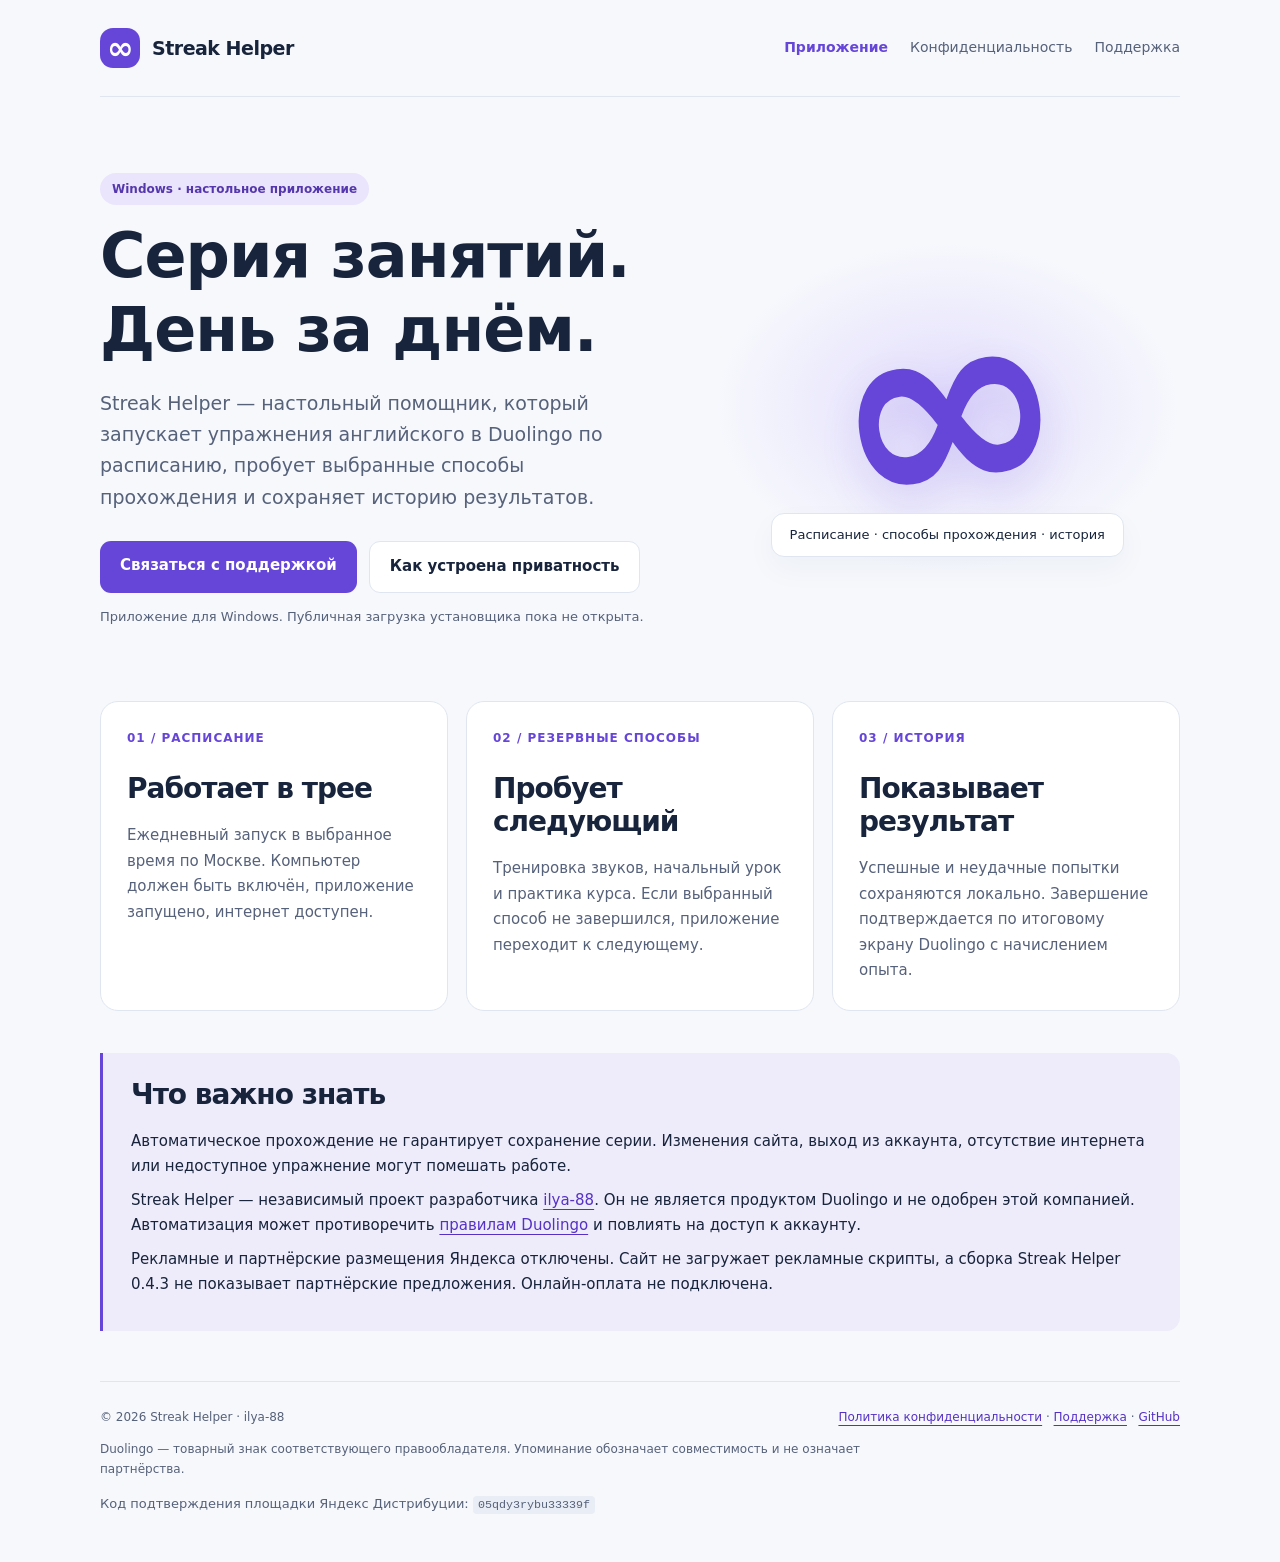
<file: index.html>
<!doctype html>
<html lang="ru"><head><meta charset="utf-8"><meta name="viewport" content="width=device-width,initial-scale=1"><meta name="description" content="Streak Helper — настольный помощник для занятий английским в Duolingo. Информация о приложении, конфиденциальность и поддержка."><meta name="theme-color" content="#6646d8"><title>Streak Helper — помощник для ежедневных занятий</title><link rel="stylesheet" href="styles.css"></head>
<body><a class="skip" href="#main">К содержимому</a><header class="top"><a class="brand" href="./"><span class="mark" aria-hidden="true">∞</span>Streak Helper</a><nav aria-label="Основная навигация"><a href="./" aria-current="page">Приложение</a><a href="privacy.html">Конфиденциальность</a><a href="support.html">Поддержка</a></nav></header>
<main id="main"><section class="hero"><div><span class="pill">Windows · настольное приложение</span><h1>Серия занятий.<br>День за днём.</h1><p class="lead">Streak Helper — настольный помощник, который запускает упражнения английского в Duolingo по расписанию, пробует выбранные способы прохождения и сохраняет историю результатов.</p><div class="actions"><a class="button" href="support.html">Связаться с поддержкой</a><a class="button secondary" href="privacy.html">Как устроена приватность</a></div><p class="small">Приложение для Windows. Публичная загрузка установщика пока не открыта.</p></div><div class="art" aria-hidden="true"><span class="infinity">∞</span><span class="art-label">Расписание · способы прохождения · история</span></div></section>
<section class="grid" aria-label="Возможности"><article class="card"><span class="number">01 / РАСПИСАНИЕ</span><h2>Работает в трее</h2><p>Ежедневный запуск в выбранное время по Москве. Компьютер должен быть включён, приложение запущено, интернет доступен.</p></article><article class="card"><span class="number">02 / РЕЗЕРВНЫЕ СПОСОБЫ</span><h2>Пробует следующий</h2><p>Тренировка звуков, начальный урок и практика курса. Если выбранный способ не завершился, приложение переходит к следующему.</p></article><article class="card"><span class="number">03 / ИСТОРИЯ</span><h2>Показывает результат</h2><p>Успешные и неудачные попытки сохраняются локально. Завершение подтверждается по итоговому экрану Duolingo с начислением опыта.</p></article></section>
<section class="notice" aria-labelledby="limits"><h2 id="limits">Что важно знать</h2><p>Автоматическое прохождение не гарантирует сохранение серии. Изменения сайта, выход из аккаунта, отсутствие интернета или недоступное упражнение могут помешать работе.</p><p>Streak Helper — независимый проект разработчика <a href="https://github.com/ilya-88">ilya-88</a>. Он не является продуктом Duolingo и не одобрен этой компанией. Автоматизация может противоречить <a href="https://www.duolingo.com/guidelines">правилам Duolingo</a> и повлиять на доступ к аккаунту.</p><p>Рекламные и партнёрские размещения Яндекса отключены. Сайт не загружает рекламные скрипты, а сборка Streak Helper 0.4.3 не показывает партнёрские предложения. Онлайн-оплата не подключена.</p></section></main>
<footer><div class="footer-row"><span>© 2026 Streak Helper · ilya-88</span><span><a href="privacy.html">Политика конфиденциальности</a> · <a href="support.html">Поддержка</a> · <a href="https://github.com/ilya-88/streak-helper">GitHub</a></span></div><p>Duolingo — товарный знак соответствующего правообладателя. Упоминание обозначает совместимость и не означает партнёрства.</p><p class="small" id="yandex-distribution-verification">Код подтверждения площадки Яндекс Дистрибуции: <code>05qdy3rybu33339f</code></p></footer></body></html>
</file>
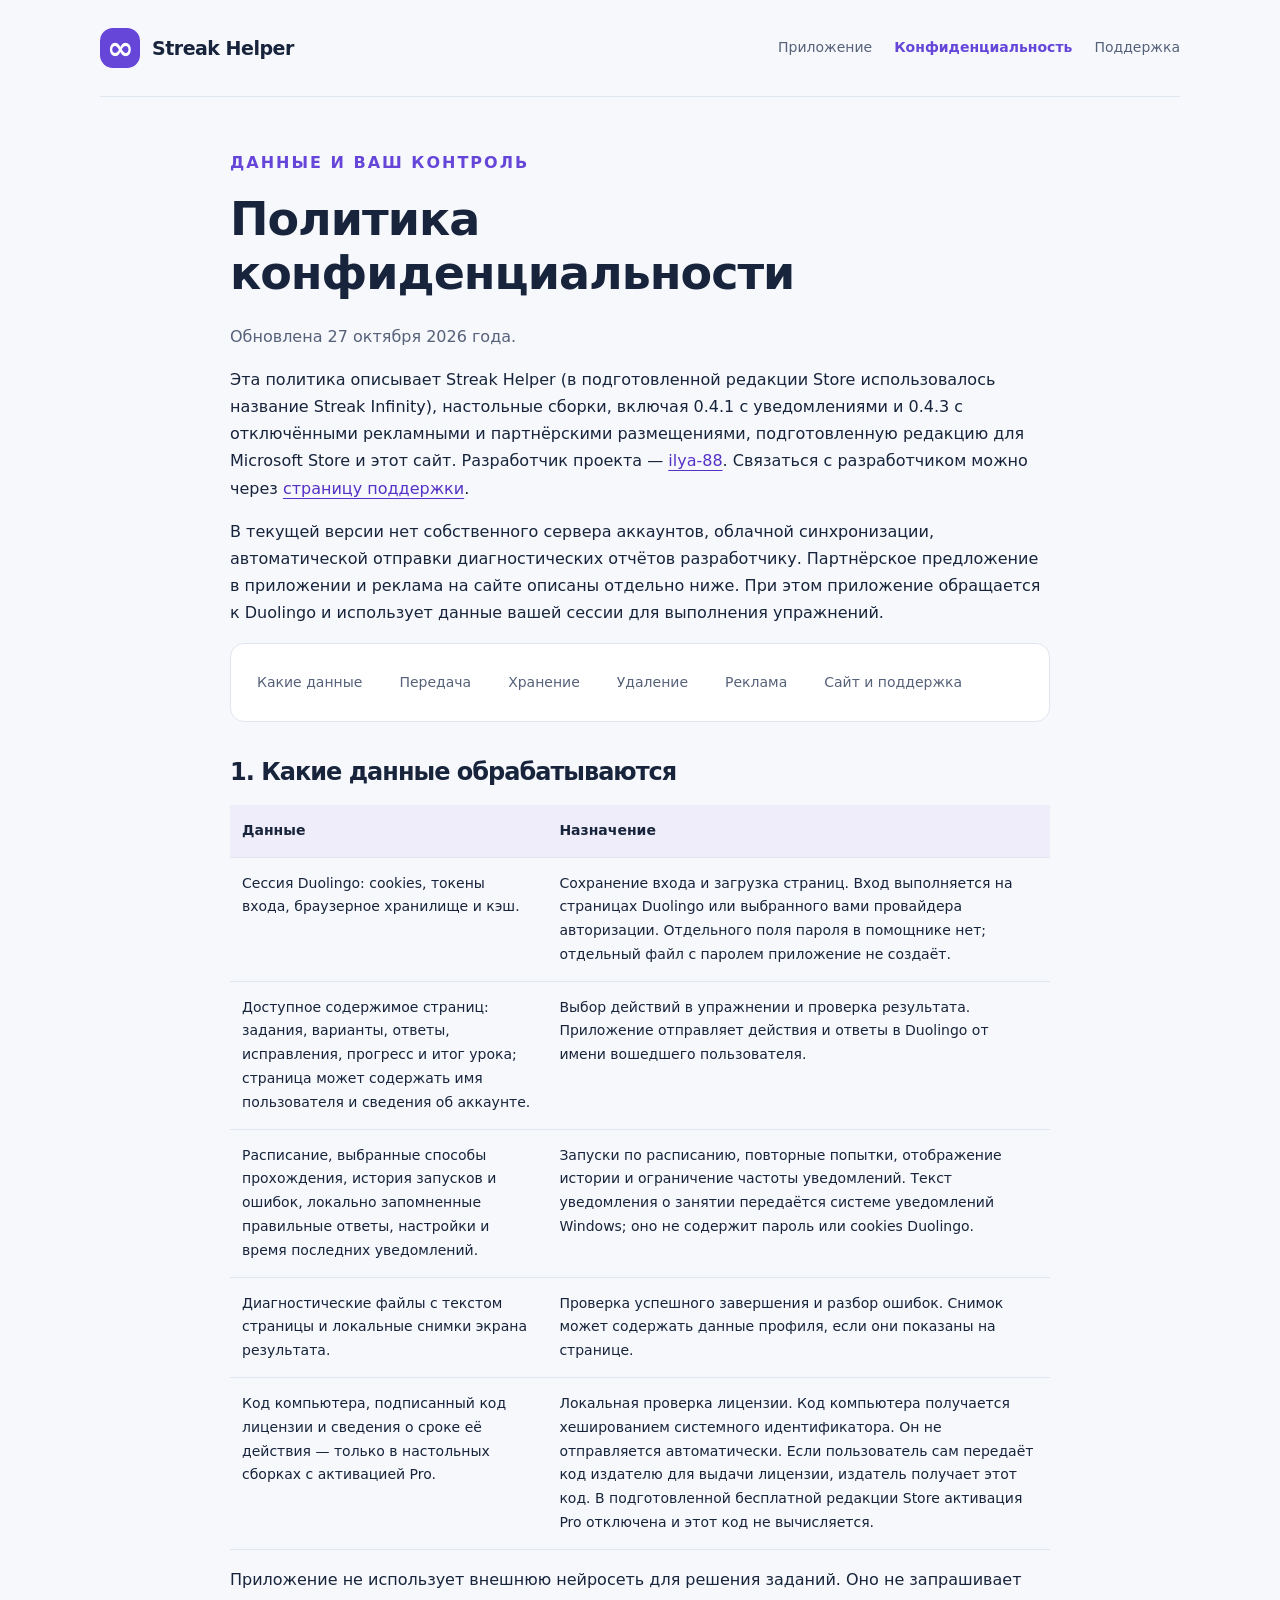
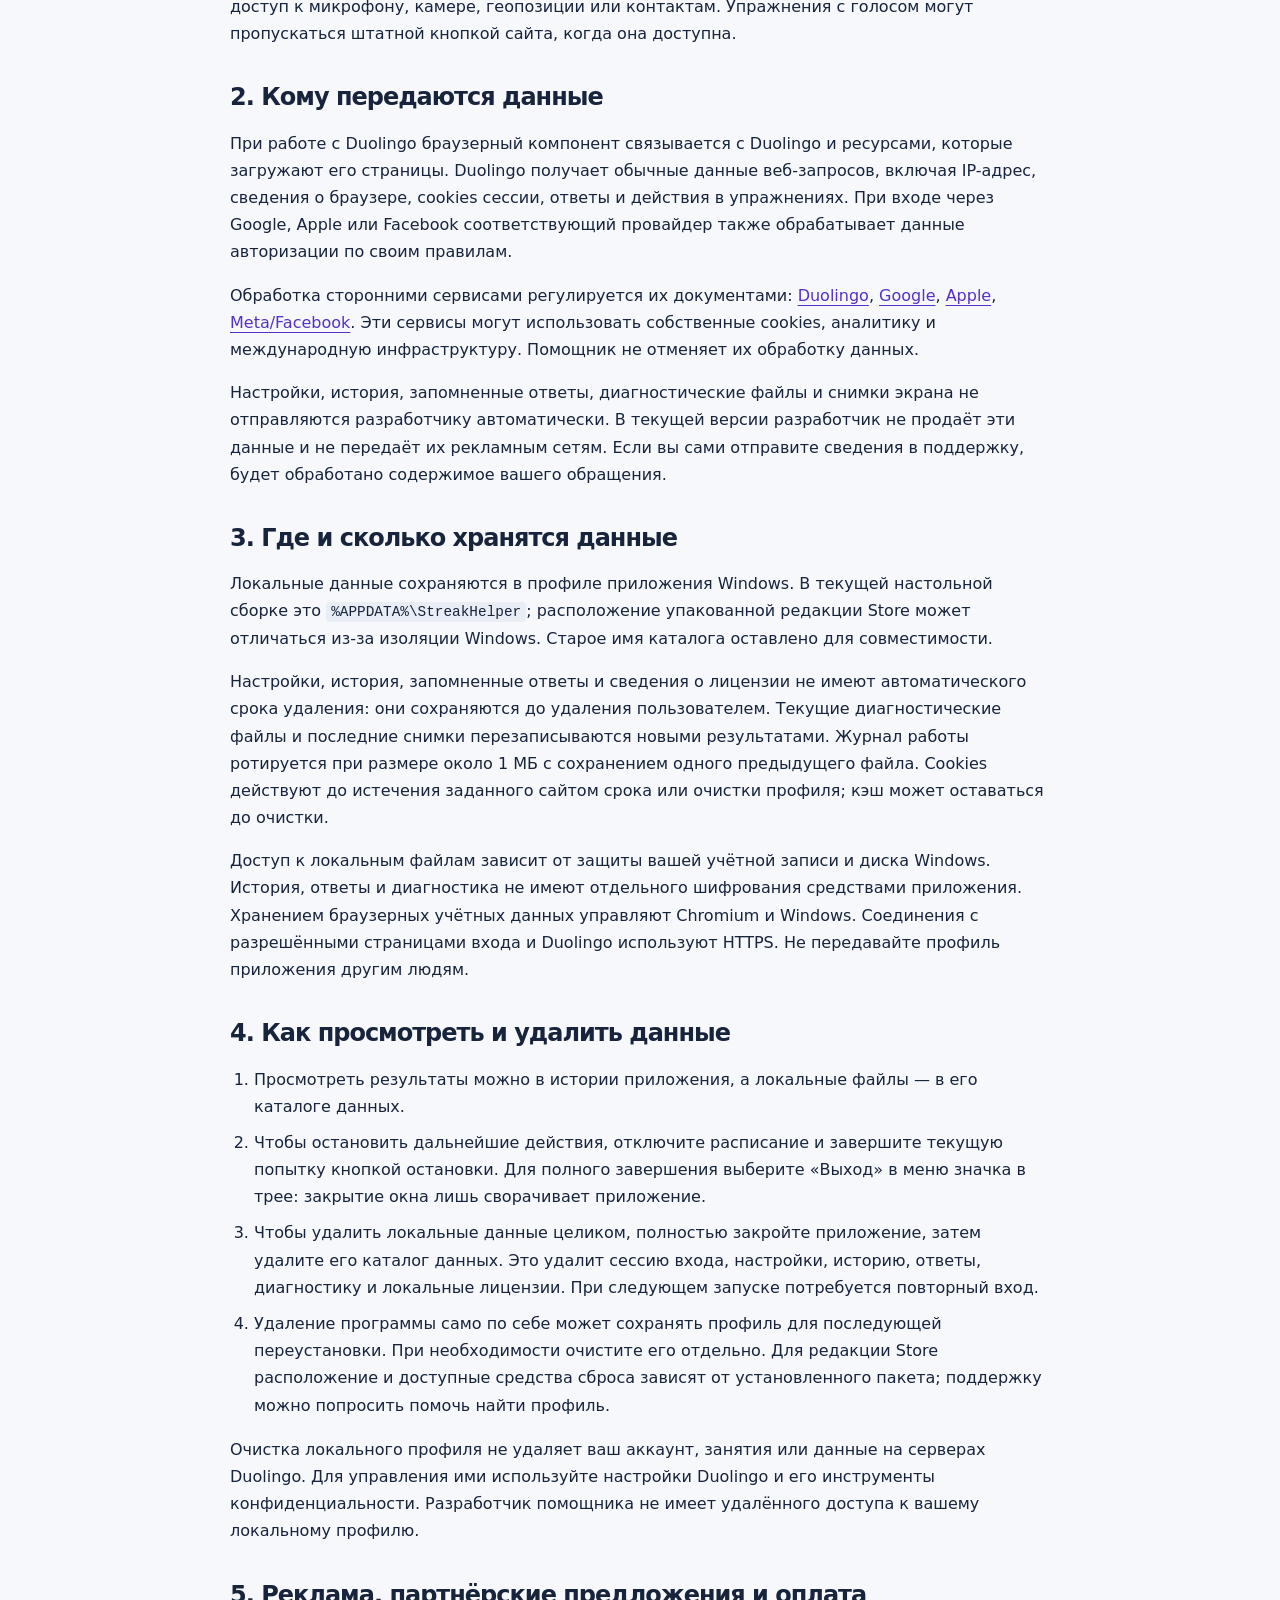
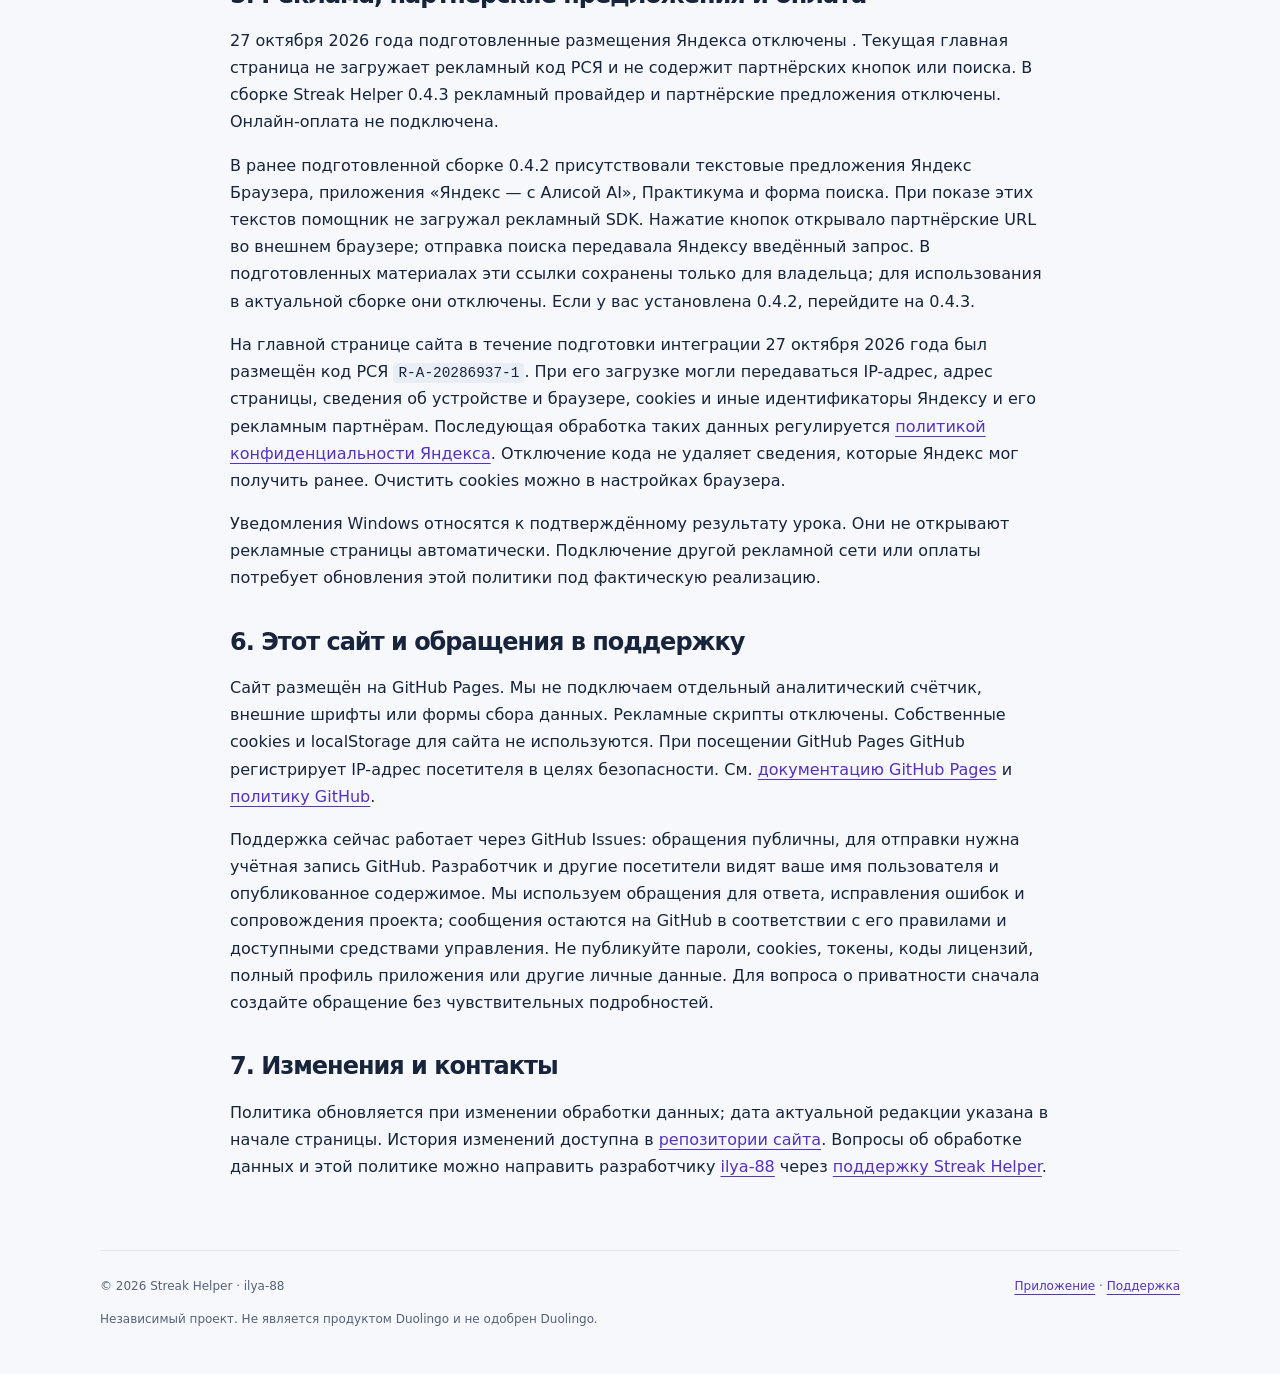
<file: privacy.html>
<!doctype html>
<html lang="ru"><head><meta charset="utf-8"><meta name="viewport" content="width=device-width,initial-scale=1"><meta name="description" content="Политика конфиденциальности Streak Helper: локальные данные, авторизация Duolingo, хранение и удаление, реклама и обращения в поддержку."><meta name="theme-color" content="#6646d8"><title>Политика конфиденциальности — Streak Helper</title><link rel="stylesheet" href="styles.css"></head>
<body><a class="skip" href="#main">К содержимому</a><header class="top"><a class="brand" href="./"><span class="mark" aria-hidden="true">∞</span>Streak Helper</a><nav aria-label="Основная навигация"><a href="./">Приложение</a><a href="privacy.html" aria-current="page">Конфиденциальность</a><a href="support.html">Поддержка</a></nav></header>
<main id="main" class="document"><p class="eyebrow">Данные и ваш контроль</p><h1>Политика конфиденциальности</h1><p class="small">Обновлена 27 октября 2026 года.</p><p>Эта политика описывает Streak Helper (в подготовленной редакции Store использовалось название Streak Infinity), настольные сборки, включая 0.4.1 с уведомлениями и 0.4.3 с отключёнными рекламными и партнёрскими размещениями, подготовленную редакцию для Microsoft Store и этот сайт. Разработчик проекта — <a href="https://github.com/ilya-88">ilya-88</a>. Связаться с разработчиком можно через <a href="support.html">страницу поддержки</a>.</p><p>В текущей версии нет собственного сервера аккаунтов, облачной синхронизации, автоматической отправки диагностических отчётов разработчику. Партнёрское предложение в приложении и реклама на сайте описаны отдельно ниже. При этом приложение обращается к Duolingo и использует данные вашей сессии для выполнения упражнений.</p>
<nav class="toc" aria-label="Содержание политики"><a href="#data">Какие данные</a><a href="#network">Передача</a><a href="#storage">Хранение</a><a href="#control">Удаление</a><a href="#ads">Реклама</a><a href="#website">Сайт и поддержка</a></nav>
<h2 id="data">1. Какие данные обрабатываются</h2><div class="table-scroll"><table><thead><tr><th scope="col">Данные</th><th scope="col">Назначение</th></tr></thead><tbody><tr><td>Сессия Duolingo: cookies, токены входа, браузерное хранилище и кэш.</td><td>Сохранение входа и загрузка страниц. Вход выполняется на страницах Duolingo или выбранного вами провайдера авторизации. Отдельного поля пароля в помощнике нет; отдельный файл с паролем приложение не создаёт.</td></tr><tr><td>Доступное содержимое страниц: задания, варианты, ответы, исправления, прогресс и итог урока; страница может содержать имя пользователя и сведения об аккаунте.</td><td>Выбор действий в упражнении и проверка результата. Приложение отправляет действия и ответы в Duolingo от имени вошедшего пользователя.</td></tr><tr><td>Расписание, выбранные способы прохождения, история запусков и ошибок, локально запомненные правильные ответы, настройки и время последних уведомлений.</td><td>Запуски по расписанию, повторные попытки, отображение истории и ограничение частоты уведомлений. Текст уведомления о занятии передаётся системе уведомлений Windows; оно не содержит пароль или cookies Duolingo.</td></tr><tr><td>Диагностические файлы с текстом страницы и локальные снимки экрана результата.</td><td>Проверка успешного завершения и разбор ошибок. Снимок может содержать данные профиля, если они показаны на странице.</td></tr><tr><td>Код компьютера, подписанный код лицензии и сведения о сроке её действия — только в настольных сборках с активацией Pro.</td><td>Локальная проверка лицензии. Код компьютера получается хешированием системного идентификатора. Он не отправляется автоматически. Если пользователь сам передаёт код издателю для выдачи лицензии, издатель получает этот код. В подготовленной бесплатной редакции Store активация Pro отключена и этот код не вычисляется.</td></tr></tbody></table></div>
<p>Приложение не использует внешнюю нейросеть для решения заданий. Оно не запрашивает доступ к микрофону, камере, геопозиции или контактам. Упражнения с голосом могут пропускаться штатной кнопкой сайта, когда она доступна.</p>
<h2 id="network">2. Кому передаются данные</h2><p>При работе с Duolingo браузерный компонент связывается с Duolingo и ресурсами, которые загружают его страницы. Duolingo получает обычные данные веб-запросов, включая IP-адрес, сведения о браузере, cookies сессии, ответы и действия в упражнениях. При входе через Google, Apple или Facebook соответствующий провайдер также обрабатывает данные авторизации по своим правилам.</p><p>Обработка сторонними сервисами регулируется их документами: <a href="https://www.duolingo.com/privacy">Duolingo</a>, <a href="https://policies.google.com/privacy">Google</a>, <a href="https://www.apple.com/legal/privacy/">Apple</a>, <a href="https://www.facebook.com/privacy/policy/">Meta/Facebook</a>. Эти сервисы могут использовать собственные cookies, аналитику и международную инфраструктуру. Помощник не отменяет их обработку данных.</p><p>Настройки, история, запомненные ответы, диагностические файлы и снимки экрана не отправляются разработчику автоматически. В текущей версии разработчик не продаёт эти данные и не передаёт их рекламным сетям. Если вы сами отправите сведения в поддержку, будет обработано содержимое вашего обращения.</p>
<h2 id="storage">3. Где и сколько хранятся данные</h2><p>Локальные данные сохраняются в профиле приложения Windows. В текущей настольной сборке это <code>%APPDATA%\StreakHelper</code>; расположение упакованной редакции Store может отличаться из-за изоляции Windows. Старое имя каталога оставлено для совместимости.</p><p>Настройки, история, запомненные ответы и сведения о лицензии не имеют автоматического срока удаления: они сохраняются до удаления пользователем. Текущие диагностические файлы и последние снимки перезаписываются новыми результатами. Журнал работы ротируется при размере около 1 МБ с сохранением одного предыдущего файла. Cookies действуют до истечения заданного сайтом срока или очистки профиля; кэш может оставаться до очистки.</p><p>Доступ к локальным файлам зависит от защиты вашей учётной записи и диска Windows. История, ответы и диагностика не имеют отдельного шифрования средствами приложения. Хранением браузерных учётных данных управляют Chromium и Windows. Соединения с разрешёнными страницами входа и Duolingo используют HTTPS. Не передавайте профиль приложения другим людям.</p>
<h2 id="control">4. Как просмотреть и удалить данные</h2><ol><li>Просмотреть результаты можно в истории приложения, а локальные файлы — в его каталоге данных.</li><li>Чтобы остановить дальнейшие действия, отключите расписание и завершите текущую попытку кнопкой остановки. Для полного завершения выберите «Выход» в меню значка в трее: закрытие окна лишь сворачивает приложение.</li><li>Чтобы удалить локальные данные целиком, полностью закройте приложение, затем удалите его каталог данных. Это удалит сессию входа, настройки, историю, ответы, диагностику и локальные лицензии. При следующем запуске потребуется повторный вход.</li><li>Удаление программы само по себе может сохранять профиль для последующей переустановки. При необходимости очистите его отдельно. Для редакции Store расположение и доступные средства сброса зависят от установленного пакета; поддержку можно попросить помочь найти профиль.</li></ol><p>Очистка локального профиля не удаляет ваш аккаунт, занятия или данные на серверах Duolingo. Для управления ими используйте настройки Duolingo и его инструменты конфиденциальности. Разработчик помощника не имеет удалённого доступа к вашему локальному профилю.</p>
<h2 id="ads">5. Реклама, партнёрские предложения и оплата</h2><p>27 октября 2026 года подготовленные размещения Яндекса отключены . Текущая главная страница не загружает рекламный код РСЯ и не содержит партнёрских кнопок или поиска. В сборке Streak Helper 0.4.3 рекламный провайдер и партнёрские предложения отключены. Онлайн-оплата не подключена.</p><p>В ранее подготовленной сборке 0.4.2 присутствовали текстовые предложения Яндекс Браузера, приложения «Яндекс — с Алисой AI», Практикума и форма поиска. При показе этих текстов помощник не загружал рекламный SDK. Нажатие кнопок открывало партнёрские URL во внешнем браузере; отправка поиска передавала Яндексу введённый запрос. В подготовленных материалах эти ссылки сохранены только для владельца; для использования в актуальной сборке они отключены. Если у вас установлена 0.4.2, перейдите на 0.4.3.</p><p>На главной странице сайта в течение подготовки интеграции 27 октября 2026 года был размещён код РСЯ <code>R-A-20286937-1</code>. При его загрузке могли передаваться IP-адрес, адрес страницы, сведения об устройстве и браузере, cookies и иные идентификаторы Яндексу и его рекламным партнёрам. Последующая обработка таких данных регулируется <a href="https://yandex.ru/legal/confidential/">политикой конфиденциальности Яндекса</a>. Отключение кода не удаляет сведения, которые Яндекс мог получить ранее. Очистить cookies можно в настройках браузера.</p><p>Уведомления Windows относятся к подтверждённому результату урока. Они не открывают рекламные страницы автоматически. Подключение другой рекламной сети или оплаты потребует обновления этой политики под фактическую реализацию.</p><h2 id="website">6. Этот сайт и обращения в поддержку</h2><p>Сайт размещён на GitHub Pages. Мы не подключаем отдельный аналитический счётчик, внешние шрифты или формы сбора данных. Рекламные скрипты отключены. Собственные cookies и localStorage для сайта не используются. При посещении GitHub Pages GitHub регистрирует IP-адрес посетителя в целях безопасности. См. <a href="https://docs.github.com/en/pages/getting-started-with-github-pages/what-is-github-pages#data-collection">документацию GitHub Pages</a> и <a href="https://docs.github.com/en/site-policy/privacy-policies/github-general-privacy-statement">политику GitHub</a>.</p><p>Поддержка сейчас работает через GitHub Issues: обращения публичны, для отправки нужна учётная запись GitHub. Разработчик и другие посетители видят ваше имя пользователя и опубликованное содержимое. Мы используем обращения для ответа, исправления ошибок и сопровождения проекта; сообщения остаются на GitHub в соответствии с его правилами и доступными средствами управления. Не публикуйте пароли, cookies, токены, коды лицензий, полный профиль приложения или другие личные данные. Для вопроса о приватности сначала создайте обращение без чувствительных подробностей.</p>
<h2>7. Изменения и контакты</h2><p>Политика обновляется при изменении обработки данных; дата актуальной редакции указана в начале страницы. История изменений доступна в <a href="https://github.com/ilya-88/streak-helper/commits/main/privacy.html">репозитории сайта</a>. Вопросы об обработке данных и этой политике можно направить разработчику <a href="https://github.com/ilya-88">ilya-88</a> через <a href="support.html">поддержку Streak Helper</a>.</p></main>
<footer><div class="footer-row"><span>© 2026 Streak Helper · ilya-88</span><span><a href="./">Приложение</a> · <a href="support.html">Поддержка</a></span></div><p>Независимый проект. Не является продуктом Duolingo и не одобрен Duolingo.</p></footer></body></html>
</file>
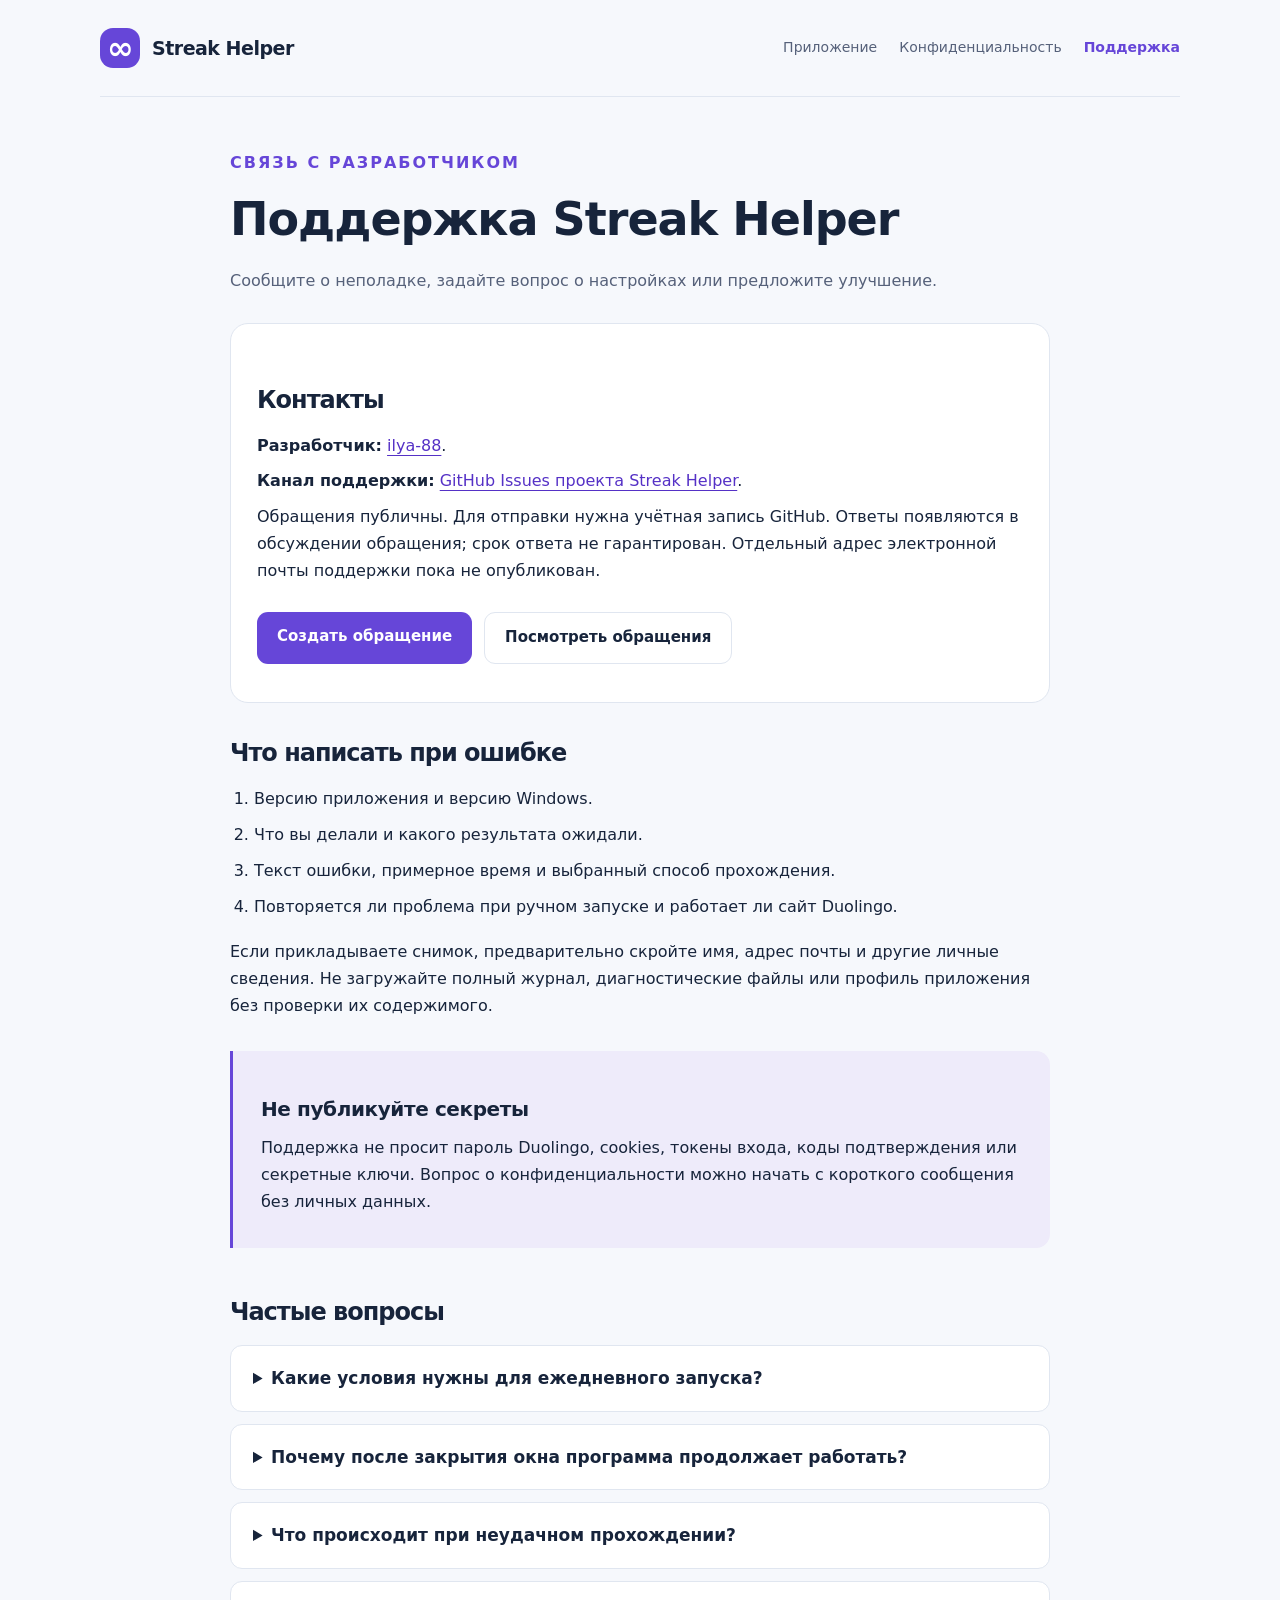
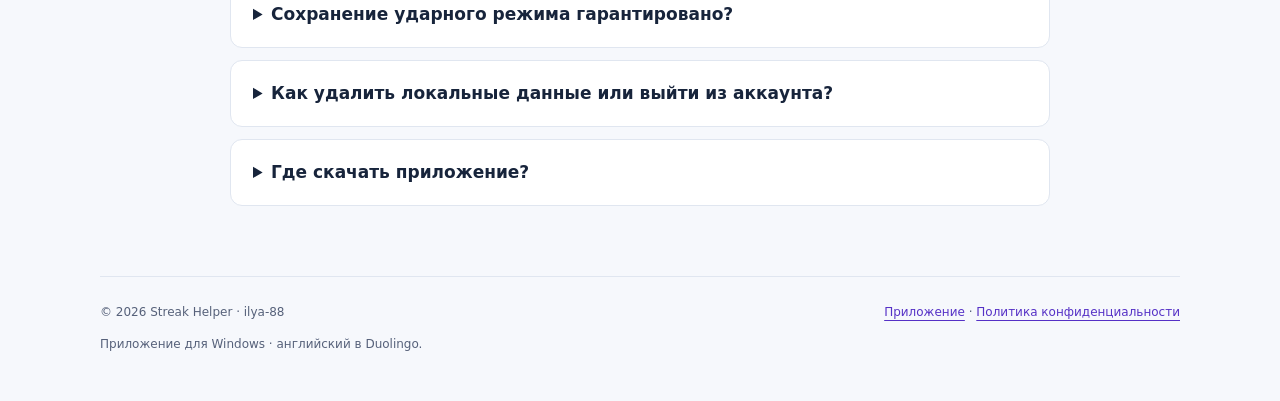
<file: support.html>
<!doctype html>
<html lang="ru"><head><meta charset="utf-8"><meta name="viewport" content="width=device-width,initial-scale=1"><meta name="description" content="Поддержка Streak Helper: связь с разработчиком, сообщения об ошибках, помощь с расписанием, авторизацией и локальными данными."><meta name="theme-color" content="#6646d8"><title>Поддержка и контакты — Streak Helper</title><link rel="stylesheet" href="styles.css"></head>
<body><a class="skip" href="#main">К содержимому</a><header class="top"><a class="brand" href="./"><span class="mark" aria-hidden="true">∞</span>Streak Helper</a><nav aria-label="Основная навигация"><a href="./">Приложение</a><a href="privacy.html">Конфиденциальность</a><a href="support.html" aria-current="page">Поддержка</a></nav></header>
<main id="main" class="document"><p class="eyebrow">Связь с разработчиком</p><h1>Поддержка Streak Helper</h1><p class="lead">Сообщите о неполадке, задайте вопрос о настройках или предложите улучшение.</p><section class="contact-card"><h2>Контакты</h2><p><strong>Разработчик:</strong> <a href="https://github.com/ilya-88">ilya-88</a>.</p><p><strong>Канал поддержки:</strong> <a href="https://github.com/ilya-88/streak-helper/issues">GitHub Issues проекта Streak Helper</a>.</p><p>Обращения публичны. Для отправки нужна учётная запись GitHub. Ответы появляются в обсуждении обращения; срок ответа не гарантирован. Отдельный адрес электронной почты поддержки пока не опубликован.</p><div class="actions"><a class="button" href="https://github.com/ilya-88/streak-helper/issues/new">Создать обращение</a><a class="button secondary" href="https://github.com/ilya-88/streak-helper/issues">Посмотреть обращения</a></div></section>
<h2>Что написать при ошибке</h2><ol><li>Версию приложения и версию Windows.</li><li>Что вы делали и какого результата ожидали.</li><li>Текст ошибки, примерное время и выбранный способ прохождения.</li><li>Повторяется ли проблема при ручном запуске и работает ли сайт Duolingo.</li></ol><p>Если прикладываете снимок, предварительно скройте имя, адрес почты и другие личные сведения. Не загружайте полный журнал, диагностические файлы или профиль приложения без проверки их содержимого.</p><aside class="notice"><h3>Не публикуйте секреты</h3><p>Поддержка не просит пароль Duolingo, cookies, токены входа, коды подтверждения или секретные ключи. Вопрос о конфиденциальности можно начать с короткого сообщения без личных данных.</p></aside>
<h2>Частые вопросы</h2><details><summary>Какие условия нужны для ежедневного запуска?</summary><p>Компьютер должен быть включён и не находиться в спящем режиме, интернет должен работать, приложение — быть запущено, расписание — включено. В Duolingo должен сохраняться вход. Время расписания в текущей версии указывается по Москве.</p></details><details><summary>Почему после закрытия окна программа продолжает работать?</summary><p>Закрытие окна сворачивает приложение в трей Windows. Для полного завершения нажмите правой кнопкой значок приложения и выберите «Выход».</p></details><details><summary>Что происходит при неудачном прохождении?</summary><p>Программа пробует следующие выбранные способы и при включённом расписании планирует повторную попытку. Смотрите историю: неудачная попытка не означает, что урок засчитан. Если требуется повторный вход, откройте Duolingo из приложения и войдите самостоятельно.</p></details><details><summary>Сохранение ударного режима гарантировано?</summary><p>Нет. Работа зависит от Duolingo, доступности упражнений, авторизации, компьютера и сети. Автоматизация может противоречить правилам Duolingo и привести к ограничениям аккаунта. Приложение не является официальным продуктом Duolingo.</p></details><details><summary>Как удалить локальные данные или выйти из аккаунта?</summary><p>Полностью завершите приложение перед очисткой профиля. Подробности о его расположении и последствиях удаления описаны в <a href="privacy.html#control">политике конфиденциальности</a>. Удаление локального профиля не удаляет данные на серверах Duolingo.</p></details><details><summary>Где скачать приложение?</summary><p>Публичная загрузка установщика пока не открыта. После публикации ссылка появится на главной странице. Приложение в Microsoft Store не опубликовано.</p></details></main>
<footer><div class="footer-row"><span>© 2026 Streak Helper · ilya-88</span><span><a href="./">Приложение</a> · <a href="privacy.html">Политика конфиденциальности</a></span></div><p>Приложение для Windows · английский в Duolingo.</p></footer></body></html>
</file>
<file: styles.css>
:root{color-scheme:light;--ink:#17243b;--muted:#56617a;--line:#e0e6f0;--accent:#6646d8;--paper:#f6f8fc;--white:#fff}*{box-sizing:border-box}html{scroll-behavior:smooth}body{margin:0;background:var(--paper);color:var(--ink);font:17px/1.7 system-ui,-apple-system,BlinkMacSystemFont,"Segoe UI",sans-serif}a{color:#5531c6;text-underline-offset:4px}a:hover{color:#35179a}a:focus-visible,summary:focus-visible{outline:3px solid #9079e8;outline-offset:5px}header,main,footer{width:min(1080px,calc(100% - 48px));margin:auto}.top{display:flex;align-items:center;justify-content:space-between;gap:24px;padding:28px 0;border-bottom:1px solid var(--line)}.brand{display:inline-flex;align-items:center;gap:12px;color:var(--ink);font-size:19px;font-weight:750;letter-spacing:-.5px;text-decoration:none}.mark{display:inline-grid;place-items:center;width:40px;height:40px;border-radius:13px;background:var(--accent);color:white;font-size:32px;line-height:1}nav{display:flex;flex-wrap:wrap;gap:22px;font-size:14px}nav a{color:var(--muted);text-decoration:none}nav a[aria-current=page]{color:var(--accent);font-weight:700}.hero{display:grid;grid-template-columns:1.2fr 1fr;align-items:center;gap:56px;padding:76px 0 60px}.eyebrow{text-transform:uppercase;letter-spacing:2px;color:var(--accent);font-size:12px;font-weight:800}h1,h2,h3{line-height:1.18;letter-spacing:-1px}h1{font-size:clamp(36px,5vw,62px);margin:14px 0 22px}h2{font-size:28px;margin:0 0 18px}h3{font-size:20px;margin:0 0 12px;letter-spacing:-.4px}.lead{font-size:19px;color:var(--muted);line-height:1.65}.pill{display:inline-flex;padding:6px 12px;background:#eae5fc;color:#5537ad;border-radius:99px;font-size:12px;font-weight:700}.actions{display:flex;gap:12px;flex-wrap:wrap;margin:28px 0 12px}.button{display:inline-block;background:var(--accent);color:white;padding:12px 20px;border-radius:11px;text-decoration:none;font-weight:650;font-size:15px}.button:hover{background:#5133ba;color:white}.button.secondary{background:#fff;color:var(--ink);border:1px solid var(--line)}.small{font-size:13px;color:var(--muted)}.art{min-height:330px;display:flex;align-items:center;justify-content:center;position:relative;background:radial-gradient(ellipse,#e2dcfc,transparent 70%)}.infinity{font-size:clamp(160px,24vw,280px);font-weight:600;line-height:1;color:var(--accent);text-shadow:0 18px 40px #6646d82b;transform:rotate(-8deg);user-select:none}.art-label{position:absolute;bottom:15px;background:white;border:1px solid var(--line);box-shadow:0 12px 30px #24365b0a;border-radius:13px;padding:10px 18px;font-size:13px}.grid{display:grid;grid-template-columns:repeat(3,1fr);gap:18px;margin-bottom:42px}.card{background:var(--white);border:1px solid var(--line);border-radius:18px;padding:26px}.card p{color:var(--muted);font-size:15px;margin:0}.number{display:block;font-size:12px;letter-spacing:1px;color:var(--accent);margin-bottom:24px;font-weight:800}.notice{padding:25px 28px;border-left:3px solid var(--accent);background:#eeebfa;border-radius:0 14px 14px 0;margin:32px 0 50px}.notice p{margin:8px 0;font-size:15px}.document{max-width:820px;margin:52px auto 70px}.document h1{font-size:clamp(34px,5vw,46px)}.document h2{font-size:24px;margin-top:36px}.document h3{margin-top:22px}.document p,.document li{font-size:16px}.document li{margin-bottom:9px}.document ul,.document ol{padding-left:24px}.document table{width:100%;border-collapse:collapse;font-size:14px}.document th,.document td{text-align:left;border-bottom:1px solid var(--line);padding:14px 12px;vertical-align:top}.document th{background:#efedf9}.table-scroll{overflow:auto}code{background:#e9edf5;padding:2px 5px;border-radius:4px;font-size:.9em;overflow-wrap:anywhere}.toc{padding:22px 26px;background:white;border:1px solid var(--line);border-radius:14px}.toc a{display:inline-block;margin:5px 15px 5px 0;font-size:14px}details{background:white;border:1px solid var(--line);border-radius:12px;padding:18px 22px;margin:12px 0}summary{font-weight:650;cursor:pointer}footer{border-top:1px solid var(--line);padding:25px 0 34px;font-size:12px;color:var(--muted)}.footer-row{display:flex;justify-content:space-between;gap:16px;flex-wrap:wrap}footer p{max-width:820px}.contact-card{margin:28px 0;background:white;border:1px solid var(--line);border-radius:18px;padding:26px}.contact-card p{margin:8px 0}.skip{position:absolute;left:24px;top:-70px;background:white;padding:12px}.skip:focus{top:12px;z-index:2}@media(max-width:720px){header,main,footer{width:calc(100% - 32px)}.top{align-items:flex-start;flex-direction:column;gap:16px;padding:22px 0}nav{gap:18px;font-size:13px}.hero{grid-template-columns:1fr;gap:6px;padding:42px 0 24px}.art{min-height:210px}.infinity{font-size:210px}.art-label{bottom:0}.grid{grid-template-columns:1fr;margin-top:32px}.number{margin-bottom:12px}.document{margin-top:32px}.document th,.document td{padding:10px 8px}.notice{padding:18px 20px}}

.web-ad{padding:22px 24px;margin:36px 0;background:#fff;border:1px solid var(--line);border-radius:16px}.ad-label{display:block;margin:0 0 14px;color:var(--muted);font-size:12px;letter-spacing:.03em}.web-ad>div{min-height:250px;width:100%;overflow:hidden}.web-ad .small{margin-bottom:0}.partner-card{background:#fff9df;border:1px solid #e9d888;border-radius:16px;padding:28px;margin:36px 0}.partner-card p{max-width:760px}.partner-button{background:#ffe35a;color:#242015;border:1px solid #dfc64b}.partner-button:hover{background:#ffeb88;color:#242015}@media(max-width:720px){.web-ad,.partner-card{padding:20px}.web-ad>div{min-height:250px}}

.partner-resources{margin:42px 0}.partner-resources>p{color:var(--muted);font-size:15px}.partner-grid{display:grid;grid-template-columns:repeat(3,minmax(0,1fr));gap:18px}.partner-grid .partner-card{display:flex;flex-direction:column;margin:0;padding:24px}.partner-card h3{font-size:23px}.partner-card p{font-size:14px;line-height:1.65;flex:1}.partner-card .button{text-align:center;font-size:14px;padding:11px 12px}.partner-search{padding:26px;background:#fff;border:1px solid var(--line);border-radius:16px;margin-top:22px}.partner-search label{display:block;margin-bottom:8px;font-size:14px}.search-row{display:flex;gap:12px}.search-row input{flex:1;min-width:100px;border:1px solid #bfc8d8;border-radius:10px;padding:12px;font:inherit}.search-row button{font:inherit;border:0;cursor:pointer}@media(max-width:850px){.partner-grid{grid-template-columns:1fr}.search-row{flex-direction:column}.partner-grid .partner-card{padding:22px}}
</file>
